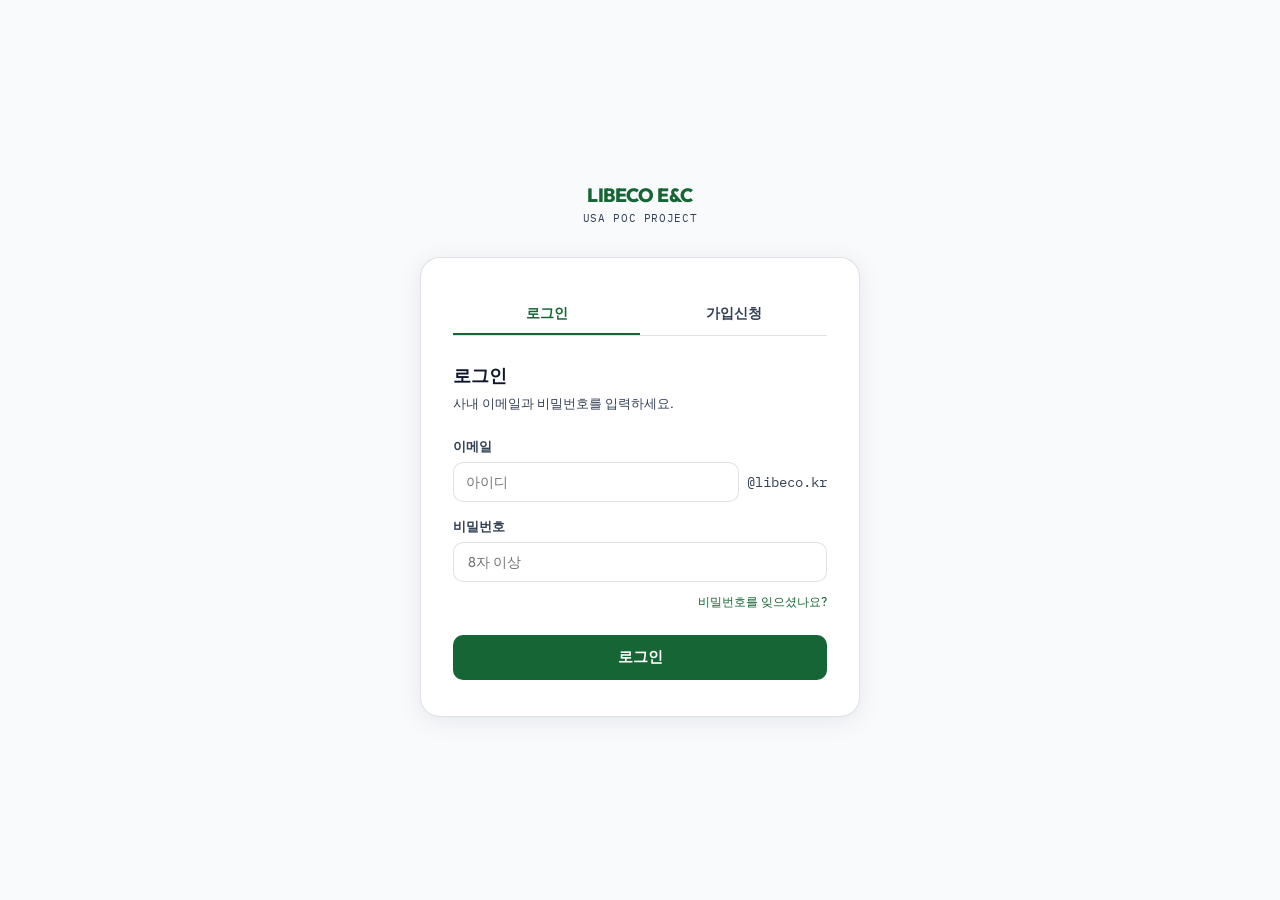
<file: index.html>
<!DOCTYPE html>
<html lang="ko">
<head>
  <meta charset="UTF-8">
  <meta name="viewport" content="width=device-width, initial-scale=1.0">
  <title>USA POC PROJECT</title>
  <link rel="preconnect" href="https://fonts.googleapis.com">
  <link rel="preconnect" href="https://fonts.gstatic.com" crossorigin="">
  <link href="https://fonts.googleapis.com/css2?family=IBM+Plex+Mono:wght@400;500;600&family=Outfit:wght@400;500;600;700;800&display=swap" rel="stylesheet">
  <style>
    *,*::before,*::after{box-sizing:border-box;margin:0;padding:0}
    :root{
      --bg:#ffffff;
      --surface:#ffffff;
      --surface2:#f1f5f9;
      --border:rgba(15,23,42,.12);
      --text:#0f172a;
      --text2:#334155;
      --accent:#166534;
      --accent-strong:#14532d;
      --accent-wash:rgba(22,101,52,.12);
      --accent-wash2:rgba(22,101,52,.08);
      --glow:0 10px 26px rgba(15,23,42,.10);
      --hs:#16a34a;
      --font-heading:'Outfit',sans-serif;
      --font-mono:'IBM Plex Mono',monospace;
    }
    body{font-family:var(--font-heading);color:var(--text);background:var(--bg);min-height:100vh;line-height:1.6;font-weight:600}
    .container{max-width:1200px;margin:0 auto;padding:0 24px}

    /* ── Site top bar ── */
    .site-topbar{
      display:flex;align-items:center;justify-content:space-between;
      padding:0 24px;height:50px;
      background:#fff;
      border-bottom:1px solid rgba(15,23,42,.12);
      box-shadow:0 1px 4px rgba(0,0,0,.08);
      position:sticky;top:0;z-index:10;
    }
    .site-topbar-left{display:flex;align-items:center;gap:14px}
    .site-topbar-right{display:flex;align-items:center;gap:8px;flex-shrink:0}
    .topbar-badge{
      font-family:var(--font-mono);font-size:.68rem;font-weight:700;
      color:var(--text2);background:var(--surface2);
      border:1px solid var(--border);border-radius:6px;
      padding:3px 9px;letter-spacing:.04em;
    }
    @media(max-width:520px){
      .user-info{display:none !important}
      .topbar-badge{display:none !important}
      .site-topbar-left span:not(:first-child){display:none}
      .site-topbar{padding:0 14px}
    }

    /* ── Hero ── */
    .home-wrap{padding:0 0 72px}
    .home-hero{
      background:#0f172a;
      padding:32px 48px 30px;
      position:relative;overflow:hidden;
      margin-bottom:36px;
    }
    .home-hero::before{
      content:'';position:absolute;inset:0;
      background:radial-gradient(ellipse at 85% 40%,rgba(22,101,52,.40) 0%,transparent 60%),
                 radial-gradient(ellipse at 10% 80%,rgba(14,165,233,.18) 0%,transparent 50%);
    }
    .home-hero::after{
      content:'';position:absolute;bottom:-1px;left:0;right:0;height:40px;
      background:linear-gradient(to bottom,transparent,var(--bg));z-index:1;
    }
    .hero-inner{position:relative;z-index:2;max-width:680px}
    .hero-eyebrow{
      display:inline-flex;align-items:center;gap:7px;
      font-family:var(--font-mono);font-size:.7rem;font-weight:700;letter-spacing:.08em;
      color:#86efac;background:rgba(22,163,74,.15);border:1px solid rgba(22,163,74,.28);
      padding:4px 12px;border-radius:99px;margin-bottom:18px;
    }
    .hero-eyebrow::before{content:'';width:6px;height:6px;border-radius:50%;background:#22c55e;box-shadow:0 0 8px #22c55e;flex-shrink:0}
    .hero-title{font-size:clamp(1.3rem,2.2vw,1.8rem);font-weight:800;color:#f8fafc;letter-spacing:.06em;line-height:1.15;margin-bottom:8px}
    .hero-desc{font-size:.84rem;color:rgba(248,250,252,.5);line-height:1.5;letter-spacing:.01em}

    /* ── Section label ── */
    .svc-section{margin-bottom:8px}
    .svc-section-hdr{display:flex;align-items:center;gap:12px;margin-bottom:18px}
    .svc-section-label{font-family:var(--font-mono);font-size:.7rem;font-weight:800;color:var(--text2);letter-spacing:.1em;text-transform:uppercase;white-space:nowrap}
    .svc-section-line{flex:1;height:1px;background:var(--border)}

    /* ── Service grid: 4 columns ── */
    .svc-grid{
      display:grid;
      grid-template-columns:repeat(4,1fr);
      gap:14px;
    }
    @media(max-width:1100px){.svc-grid{grid-template-columns:repeat(3,1fr)}}
    @media(max-width:768px){.svc-grid{grid-template-columns:repeat(2,1fr)}}
    @media(max-width:480px){.svc-grid{grid-template-columns:1fr}}

    /* ── Service card ── */
    .svc-card{
      background:var(--surface);border:1px solid var(--border);
      border-radius:16px;padding:22px 22px 18px;
      display:flex;flex-direction:column;gap:10px;
      position:relative;overflow:hidden;
      min-height:180px;
      transition:transform .18s,border-color .18s,box-shadow .18s;
      text-decoration:none;color:inherit;
    }
    .svc-card.live{cursor:pointer}
    .svc-card.live:hover{
      transform:translateY(-4px);
      border-color:rgba(22,101,52,.35);
      box-shadow:0 10px 32px rgba(15,23,42,.11);
    }
    .svc-card.soon{background:rgba(248,250,252,.6);opacity:.5;cursor:default;pointer-events:none}
    .svc-card-head{display:flex;align-items:flex-start;justify-content:space-between;gap:8px}
    .svc-icon{width:42px;height:42px;border-radius:12px;display:flex;align-items:center;justify-content:center;font-size:1.2rem;flex-shrink:0}
    .svc-status{
      font-family:var(--font-mono);font-size:.63rem;font-weight:700;
      padding:3px 8px;border-radius:99px;letter-spacing:.04em;white-space:nowrap;margin-top:2px;
    }
    .status-live{background:rgba(22,163,74,.12);color:#15803d;border:1px solid rgba(22,163,74,.28)}
    .status-soon{background:rgba(148,163,184,.1);color:#94a3b8;border:1px solid rgba(148,163,184,.2)}
    .svc-title{font-size:1rem;font-weight:800;color:var(--text);letter-spacing:-.01em}
    .svc-desc{font-size:.81rem;color:var(--text2);line-height:1.55;flex:1}
    .svc-foot{
      margin-top:auto;padding-top:10px;border-top:1px solid var(--border);
      display:flex;align-items:center;justify-content:space-between;
      font-family:var(--font-mono);font-size:.64rem;color:var(--text2);
    }
    .svc-arr{
      position:absolute;bottom:18px;right:20px;
      font-size:1.1rem;color:var(--text2);opacity:.2;
      transition:opacity .18s,transform .18s;pointer-events:none;
    }
    .svc-card.live:hover .svc-arr{opacity:.75;transform:translateX(4px)}

    /* ── Site footer ── */
    .site-footer{
      margin-top:64px;padding:20px 0;
      border-top:1px solid var(--border);
      display:flex;align-items:center;justify-content:space-between;
      flex-wrap:wrap;gap:10px;
    }
    .footer-left{display:flex;align-items:center;gap:10px}
    .footer-copy{font-family:var(--font-mono);font-size:.68rem;color:var(--text2)}
    .footer-links{display:flex;gap:16px}
    .footer-link{font-family:var(--font-mono);font-size:.68rem;color:var(--text2);text-decoration:none}
    .footer-link:hover{color:var(--accent)}
    .user-info{font-family:var(--font-mono);font-size:.72rem;color:var(--text2)}
    .btn-logout{padding:5px 12px;border:1px solid var(--border);border-radius:7px;background:#fff;cursor:pointer;font-size:.75rem;font-weight:600;font-family:var(--font-heading);transition:background .12s}
    .btn-logout:hover{background:#fee2e2;border-color:#fca5a5;color:#dc2626}
    .user-panel{position:fixed;top:48px;right:12px;z-index:9999;width:200px;background:#fff;border:1px solid var(--border);border-radius:10px;box-shadow:0 8px 32px rgba(0,0,0,.15);padding:8px 0;display:none;flex-direction:column}
    .user-panel.open{display:flex}
    .user-panel-info{padding:8px 14px 6px}
    .user-panel-name{font-size:.82rem;font-weight:700;font-family:var(--font-heading)}
    .user-panel-sub{font-size:.68rem;color:var(--text2);margin-top:2px}
    .user-panel-sep{height:1px;background:var(--border);margin:6px 0}
    .user-panel-item{display:flex;align-items:center;width:100%;padding:7px 14px;background:none;border:none;cursor:pointer;font-size:.78rem;font-weight:600;font-family:var(--font-heading);color:var(--text);text-align:left;transition:background .1s}
    .user-panel-item:hover{background:var(--surface2)}
    .user-panel-logout{color:#dc2626}
    .user-panel-logout:hover{background:#fee2e2 !important}
  </style>
</head>
<body>
  <!-- User panel -->
  <div class="user-panel" id="userPanel">
    <div class="user-panel-info">
      <div class="user-panel-name" id="upanel-name">--</div>
      <div class="user-panel-sub" id="upanel-sub"></div>
    </div>
    <div class="user-panel-sep"></div>
    <button class="user-panel-item" onclick="closeUserPanel();openProfileEdit()">✏️ 회원정보 수정</button>
    <button class="user-panel-item user-panel-logout" onclick="logout()">로그아웃</button>
  </div>

<script>
  const SUPA_URL="https://ikfjpzdzrgsmhaobqnai.supabase.co";
  const SUPA_KEY="sb_publishable_fbbdwjCZCL9AFD-eUIs0bg_XwdlhxFN";
  const SESSION_MS = 7200000; // 2시간
  function getToken(){return localStorage.getItem("supa_token")||"";}
  function setToken(t){localStorage.setItem("supa_token",t);}

  function logout(){
    localStorage.removeItem("supa_token");
    localStorage.removeItem("supa_refresh");
    sessionStorage.removeItem("libeco_tab_active");
    location.href="login.html";
  }

  async function refreshSession(){
    const refresh=localStorage.getItem("supa_refresh");
    if(!refresh) return false;
    try{
      const res=await fetch(SUPA_URL+"/auth/v1/token?grant_type=refresh_token",{
        method:"POST",
        headers:{"apikey":SUPA_KEY,"Content-Type":"application/json"},
        body:JSON.stringify({refresh_token:refresh})
      });
      if(!res.ok) return false;
      const data=await res.json();
      if(data.access_token){
        localStorage.setItem("supa_token",data.access_token);
        if(data.refresh_token) localStorage.setItem("supa_refresh",data.refresh_token);
        return true;
      }
      return false;
    }catch(e){ return false; }
  }

  let _tick=null;

  async function extendSession(){
    await refreshSession(); // best-effort JWT refresh
    sessionStorage.setItem("libeco_tab_active",String(Date.now()+SESSION_MS));
    const b=document.getElementById("session-warn-banner");if(b)b.style.display="none";
    if(_tick) _tick();
  }

  function startSessionTimer(){
    function tick(){
      const exp=Number(sessionStorage.getItem("libeco_tab_active")||0);
      if(!exp||Date.now()>exp){logout();return;}
      const rem=exp-Date.now();
      const disp=document.getElementById("home-session-display");
      if(disp){
        const h=Math.floor(rem/3600000),m=Math.floor((rem%3600000)/60000);
        disp.textContent="⏱ "+(h>0?h+"h ":"")+m+"분";
        disp.style.color=rem<=600000?"#dc2626":"";
      }
      const banner=document.getElementById("session-warn-banner");
      if(!banner) return;
      if(rem<=600000){
        document.getElementById("session-remaining").textContent=Math.ceil(rem/60000)+"분";
        banner.style.display="flex";
      } else {
        banner.style.display="none";
      }
    }
    _tick=tick;
    setInterval(tick,30000);
    tick();
  }

  function closeUserPanel(){const p=document.getElementById("userPanel");if(p)p.classList.remove("open");}
  function openProfileEdit(){
    const u=window._authUser; if(!u) return;
    document.getElementById("prof-name").value=u.name||"";
    document.getElementById("prof-dept").value=u.department||"";
    document.getElementById("prof-pos").value=u.position||"";
    document.getElementById("prof-phone").value=u.phone||"";
    document.getElementById("profile-modal").style.display="flex";
  }
  function closeProfileEdit(){document.getElementById("profile-modal").style.display="none";}
  async function saveProfile(){
    const u=window._authUser; if(!u) return;
    const token=getToken();
    const updates={id:u.id,name:document.getElementById("prof-name").value.trim(),department:document.getElementById("prof-dept").value.trim(),position:document.getElementById("prof-pos").value.trim(),phone:document.getElementById("prof-phone").value.trim()};
    try{
      const r=await fetch(SUPA_URL+"/rest/v1/profiles",{method:"POST",headers:{"apikey":SUPA_KEY,"Authorization":"Bearer "+token,"Content-Type":"application/json","Prefer":"resolution=merge-duplicates,return=minimal"},body:JSON.stringify(updates)});
      if(!r.ok) throw new Error(await r.text());
      Object.assign(window._authUser,updates);
      const newName=updates.name||(u.email||"").split("@")[0];
      const newSub=[updates.department,updates.position].filter(Boolean).join(" · ");
      document.getElementById("user-name-display").textContent=newName;
      const upN=document.getElementById("upanel-name");const upS=document.getElementById("upanel-sub");
      if(upN)upN.textContent=newName;if(upS)upS.textContent=newSub;
      closeProfileEdit();
    }catch(e){alert("저장 실패: "+e.message);}
  }

  async function checkAuth(){
    const hash=window.location.hash;
    if(hash&&hash.includes("access_token")){
      const params=new URLSearchParams(hash.substring(1));
      const accessToken=params.get("access_token");
      const refreshToken=params.get("refresh_token");
      if(accessToken){
        setToken(accessToken);
        if(refreshToken) localStorage.setItem("supa_refresh",refreshToken);
        history.replaceState(null,"",location.pathname);
        sessionStorage.setItem("libeco_tab_active",String(Date.now()+SESSION_MS));
      }
    }
    const token=getToken();
    if(!token){location.href="login.html";return;}
    // 세션 확인 — 없으면 새로 발급, 만료됐으면 로그아웃
    const tabActive=sessionStorage.getItem("libeco_tab_active");
    if(!tabActive){
      sessionStorage.setItem("libeco_tab_active",String(Date.now()+SESSION_MS));
    } else if(Date.now()>Number(tabActive)){
      logout();return;
    }
    try{
      const res=await fetch(SUPA_URL+"/auth/v1/user",{headers:{"apikey":SUPA_KEY,"Authorization":"Bearer "+token}});
      if(!res.ok){logout();return;}
      const u=await res.json();
      const pr=await fetch(SUPA_URL+"/rest/v1/profiles?id=eq."+u.id+"&select=name,department,position,approved,phone,role",{headers:{"apikey":SUPA_KEY,"Authorization":"Bearer "+token}});
      const profiles=await pr.json();
      const isAdmin=(u.email==="yr@libeco.kr")||(profiles&&profiles[0]&&profiles[0].role==="admin");
      if(!isAdmin&&(!profiles||!profiles[0]||!profiles[0].approved)){location.href="login.html";return;}
      const p=profiles?.[0]||{};
      const displayName=p.name||(u.email||"").split("@")[0];
      const displaySub=[p.department,p.position].filter(Boolean).join(" · ");
      document.getElementById("user-name-display").textContent=displayName;
      const upN=document.getElementById("upanel-name");const upS=document.getElementById("upanel-sub");
      if(upN)upN.textContent=displayName;if(upS)upS.textContent=displaySub;
      window._authUser={id:u.id,email:u.email,...p};
      // 비관리자: 관리자 전용 카드 비활성화
      if(!isAdmin){
        ["card-purchase","card-equipment"].forEach(id=>{
          const pc=document.getElementById(id);
          if(pc){
            pc.removeAttribute("href");
            pc.classList.remove("live");
            pc.classList.add("soon");
            pc.querySelector(".svc-status").textContent="비공개";
            pc.querySelector(".svc-status").className="svc-status";
            pc.querySelector(".svc-status").style.cssText="background:rgba(100,116,139,.12);color:#64748b;border:1px solid rgba(100,116,139,.28)";
            const arr=pc.querySelector(".svc-arr");
            if(arr) arr.remove();
          }
        });
      }
      startSessionTimer();
      const userBtn=document.getElementById("home-user-btn");
      if(userBtn) userBtn.addEventListener("click",e=>{
        e.stopPropagation();
        document.getElementById("userPanel").classList.toggle("open");
      });
      document.addEventListener("click",()=>{ document.getElementById("userPanel").classList.remove("open"); });
      document.getElementById("userPanel").addEventListener("click",e=>e.stopPropagation());
      const extBtn=document.getElementById("home-extend-btn");
      if(extBtn) extBtn.addEventListener("click",extendSession);
    }catch(e){logout();}
  }

  checkAuth();
</script>
  <div class="home-wrap">

    <!-- ── Top bar ── -->
    <div class="site-topbar">
      <div class="site-topbar-left">
        <span style="color:#16a34a;font-weight:800;font-size:.95rem;letter-spacing:-.02em;font-family:inherit">LIBECO E&amp;C</span>
      </div>
      <div class="site-topbar-right">
        <span class="topbar-badge">USA POC</span>
        <span class="user-info" id="user-name-display"></span>
        <button class="btn-logout" id="home-user-btn" title="계정 정보" style="padding:5px 10px">👤</button>
        <span id="home-session-display" style="font-family:'IBM Plex Mono',monospace;font-size:.68rem;color:var(--text2);padding:0 4px">⏱ --</span>
        <button class="btn-logout" id="home-extend-btn">연장하기</button>
      </div>
    </div>

    <!-- ── Hero ── -->
    <div class="home-hero">
      <div class="hero-inner">
        <div class="hero-eyebrow">LIVE PROJECT</div>
        <div class="hero-title">USA POC Project</div>
        <div class="hero-desc">과냉각 액체수소 연료시스템 검증</div>
      </div>
    </div>

    <div class="container">
      <!-- ── Contents grid ── -->
      <div class="svc-section">
        <div class="svc-section-hdr">
          <span class="svc-section-label">콘텐츠</span>
          <div class="svc-section-line"></div>
        </div>
        <!-- 4x2 grid: row1: 구성도 / 시험장비 / 구매리스트 / 자금계획 -->
        <!--            row2: 입고관리 / 일정관리 / 시험절차서 / 기타공유사항 -->
        <div class="svc-grid" role="navigation">

          <!-- 1행-1: 구성도 (LIVE) -->
          <a class="svc-card live" href="diagram.html" aria-label="구성도 열기">
            <div class="svc-card-head">
              <div class="svc-icon" style="background:rgba(14,165,233,.1)">📐</div>
              <span class="svc-status status-live">LIVE</span>
            </div>
            <div class="svc-title">구성도</div>
            <div class="svc-desc">시스템 P&amp;ID</div>
            <div class="svc-foot"><span>Updated 2026.04.08</span><span style="color:#0ea5e9;font-weight:700">SCHEMATIC</span></div>
            <span class="svc-arr">→</span>
          </a>

          <!-- 1행-2: 시험장비 (LIVE, admin only) -->
          <a id="card-equipment" class="svc-card live" href="equipment.html" aria-label="시험장비 열기">
            <div class="svc-card-head">
              <div class="svc-icon" style="background:rgba(22,101,52,.1)">🔬</div>
              <span class="svc-status status-live">LIVE</span>
            </div>
            <div class="svc-title">시험장비</div>
            <div class="svc-desc">계측/제어 장비 목록</div>
            <div class="svc-foot"><span>Updated 2026.04.20</span><span style="color:var(--accent);font-weight:700">EQUIPMENT</span></div>
            <span class="svc-arr">→</span>
          </a>

          <!-- 1행-3: 구매리스트 (LIVE) -->
          <a id="card-purchase" class="svc-card live" href="purchase.html" aria-label="구매리스트 열기">
            <div class="svc-card-head">
              <div class="svc-icon" style="background:rgba(22,101,52,.1)">📋</div>
              <span class="svc-status status-live">LIVE</span>
            </div>
            <div class="svc-title">구매리스트</div>
            <div class="svc-desc">구매 필요내역</div>
            <div class="svc-foot"><span>Updated 2026.04.08</span><span style="color:var(--accent);font-weight:700">PURCHASE</span></div>
            <span class="svc-arr">→</span>
          </a>

          <!-- 1행-4: 자금계획 (LIVE) -->
          <a id="card-fund" class="svc-card live" href="fund.html" aria-label="자금계획 열기">
            <div class="svc-card-head">
              <div class="svc-icon" style="background:rgba(29,78,216,.1)">💰</div>
              <span class="svc-status status-live">LIVE</span>
            </div>
            <div class="svc-title">자금계획</div>
            <div class="svc-desc">발주 · 선금 · 잔금 집행</div>
            <div class="svc-foot"><span>Updated 2026.05.07</span><span style="color:#1d4ed8;font-weight:700">FUND</span></div>
            <span class="svc-arr">→</span>
          </a>

          <a class="svc-card live" href="expense.html" aria-label="출장경비 열기">
            <div class="svc-card-head">
              <div class="svc-icon" style="background:rgba(217,119,6,.1)">🧾</div>
              <span class="svc-status status-live">LIVE</span>
            </div>
            <div class="svc-title">출장경비</div>
            <div class="svc-desc">미국 출장 예상 · 실제 경비</div>
            <div class="svc-foot"><span>Updated 2026.08.20</span><span style="color:#d97706;font-weight:700">EXPENSE</span></div>
            <span class="svc-arr">→</span>
          </a>

          <!-- 2행-1: 입고관리 (LIVE) -->
          <a class="svc-card live" href="incoming.html" aria-label="입고관리 열기">
            <div class="svc-card-head">
              <div class="svc-icon" style="background:rgba(168,85,247,.1)">📦</div>
              <span class="svc-status status-live">LIVE</span>
            </div>
            <div class="svc-title">입고관리</div>
            <div class="svc-desc">장비 일정관리</div>
            <div class="svc-foot"><span>Updated 2026.04.08</span><span style="color:#a855f7;font-weight:700">INCOMING</span></div>
            <span class="svc-arr">→</span>
          </a>

          <!-- 2행-2: 일정관리 (LIVE) -->
          <a class="svc-card live" href="schedule.html" aria-label="일정관리 열기">
            <div class="svc-card-head">
              <div class="svc-icon" style="background:rgba(22,101,52,.1)">📅</div>
              <span class="svc-status status-live">LIVE</span>
            </div>
            <div class="svc-title">일정관리</div>
            <div class="svc-desc">시험장비 셋업 스케줄</div>
            <div class="svc-foot"><span>Updated 2026.06.18</span><span style="color:var(--accent);font-weight:700">SCHEDULE</span></div>
            <span class="svc-arr">→</span>
          </a>

          <!-- 2행-3: 시험절차서 (준비중) -->
          <div class="svc-card soon">
            <div class="svc-card-head">
              <div class="svc-icon" style="background:rgba(148,163,184,.1)">📖</div>
              <span class="svc-status status-soon">SOON</span>
            </div>
            <div class="svc-title">시험절차서</div>
            <div class="svc-desc">시험 단계별 절차 문서</div>
            <div class="svc-foot"><span>—</span><span>PROCEDURE</span></div>
          </div>

          <!-- 2행-3: 기타공유사항 (LIVE) -->
          <a class="svc-card live" href="share.html" aria-label="기타공유사항 열기">
            <div class="svc-card-head">
              <div class="svc-icon" style="background:rgba(22,101,52,.1)">💬</div>
              <span class="svc-status status-live">LIVE</span>
            </div>
            <div class="svc-title">기타 공유사항</div>
            <div class="svc-desc">팀 공지 및 공유 자료</div>
            <div class="svc-foot"><span>Updated 2026.04.20</span><span style="color:var(--accent);font-weight:700">SHARED</span></div>
            <span class="svc-arr">→</span>
          </a>

        </div>
      </div>

      <!-- ── Footer ── -->
      <footer class="site-footer">
        <div class="footer-left">
          <span style="color:#16a34a;font-weight:800;font-size:.85rem;letter-spacing:-.02em;font-family:inherit;opacity:.6">LIBECO E&amp;C</span>
          <span class="footer-copy">© 2026 LIBECO E&amp;C · All Rights Reserved</span>
        </div>
        <div class="footer-links"></div>
      </footer>
    </div>
  </div>

  <!-- 세션 만료 경고 배너 -->
  <div id="session-warn-banner" style="display:none;position:fixed;bottom:20px;right:20px;z-index:9000;background:#0f172a;color:#fff;border-radius:12px;padding:12px 16px;gap:10px;font-size:.84rem;box-shadow:0 4px 24px rgba(0,0,0,.3);align-items:center">
    ⏰ 세션이 <strong id="session-remaining">--</strong> 후 만료됩니다&nbsp;
    <button onclick="extendSession()" style="background:#16a34a;color:#fff;border:none;border-radius:6px;padding:5px 12px;cursor:pointer;font-size:.8rem;font-weight:700">연장하기</button>
    <button onclick="logout()" style="background:#dc2626;color:#fff;border:none;border-radius:6px;padding:5px 12px;cursor:pointer;font-size:.8rem;font-weight:700">로그아웃</button>
  </div>

  <!-- 회원정보 수정 모달 -->
  <div id="profile-modal" style="display:none;position:fixed;inset:0;background:rgba(0,0,0,.45);z-index:9999;align-items:center;justify-content:center">
    <div style="background:#fff;border-radius:14px;padding:24px 28px;width:340px;max-width:90vw;box-shadow:0 8px 40px rgba(0,0,0,.22)">
      <div style="font-weight:800;font-size:1.05rem;margin-bottom:18px;font-family:'Outfit',sans-serif">회원정보 수정</div>
      <div style="display:grid;gap:10px;font-size:.85rem">
        <label style="display:flex;flex-direction:column;gap:4px;color:#334155;font-weight:600">이름
          <input id="prof-name" type="text" style="border:1px solid #cbd5e1;border-radius:7px;padding:7px 10px;font-size:.88rem;outline:none">
        </label>
        <label style="display:flex;flex-direction:column;gap:4px;color:#334155;font-weight:600">부서
          <input id="prof-dept" type="text" style="border:1px solid #cbd5e1;border-radius:7px;padding:7px 10px;font-size:.88rem;outline:none">
        </label>
        <label style="display:flex;flex-direction:column;gap:4px;color:#334155;font-weight:600">직급
          <input id="prof-pos" type="text" style="border:1px solid #cbd5e1;border-radius:7px;padding:7px 10px;font-size:.88rem;outline:none">
        </label>
        <label style="display:flex;flex-direction:column;gap:4px;color:#334155;font-weight:600">연락처
          <input id="prof-phone" type="text" style="border:1px solid #cbd5e1;border-radius:7px;padding:7px 10px;font-size:.88rem;outline:none">
        </label>
      </div>
      <div style="display:flex;justify-content:flex-end;gap:8px;margin-top:18px">
        <button onclick="closeProfileEdit()" style="padding:7px 16px;border:1px solid #cbd5e1;border-radius:7px;background:#fff;cursor:pointer;font-size:.84rem">취소</button>
        <button onclick="saveProfile()" style="padding:7px 16px;background:#166534;color:#fff;border:none;border-radius:7px;cursor:pointer;font-size:.84rem;font-weight:700">저장</button>
      </div>
    </div>
  </div>
</body>
</html>
</file>
